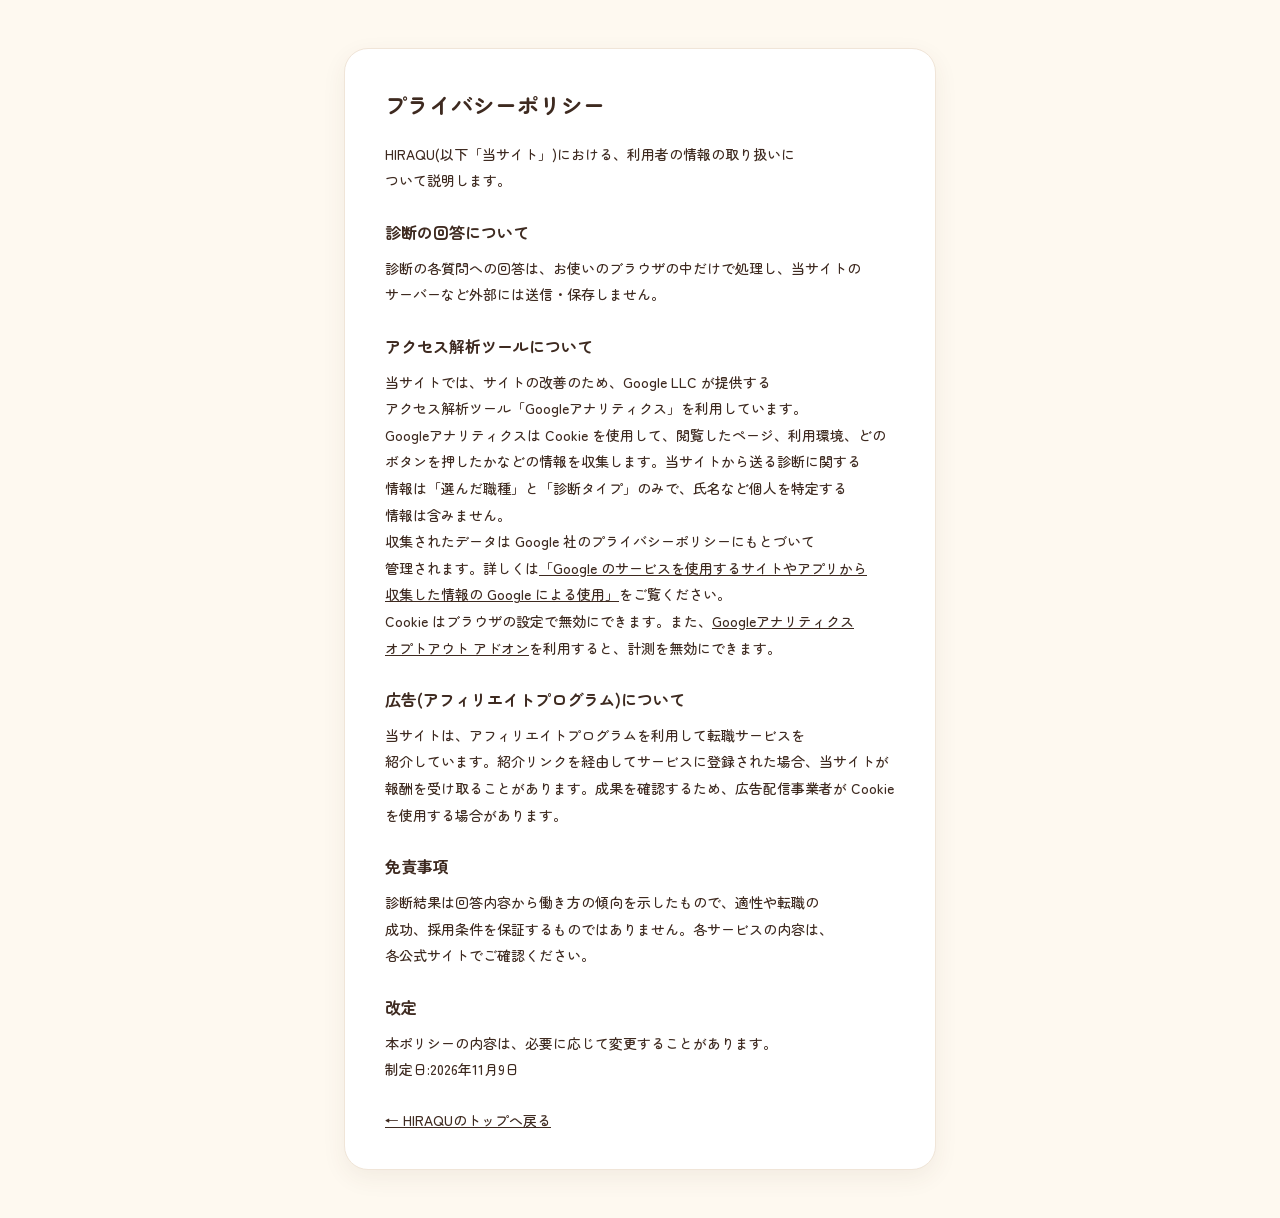
<file: privacy.html>
<!DOCTYPE html>
<html lang="ja">
<head>
  <meta charset="UTF-8">
  <meta name="viewport" content="width=device-width, initial-scale=1.0">
  <title>プライバシーポリシー｜HIRAQU</title>
  <meta name="robots" content="noindex">
  <link rel="preconnect" href="https://fonts.googleapis.com">
  <link rel="preconnect" href="https://fonts.gstatic.com" crossorigin>
  <link href="https://fonts.googleapis.com/css2?family=Zen+Maru+Gothic:wght@400;500;700&family=Poppins:wght@600&display=swap" rel="stylesheet">
  <link rel="stylesheet" href="style.css">
</head>
<body>
  <main class="app">
    <div class="card policy">
      <h1>プライバシーポリシー</h1>
      <p>HIRAQU(以下「当サイト」)における、利用者の情報の取り扱いについて説明します。</p>

      <h2>診断の回答について</h2>
      <p>診断の各質問への回答は、お使いのブラウザの中だけで処理し、当サイトのサーバーなど外部には送信・保存しません。</p>

      <h2>アクセス解析ツールについて</h2>
      <p>当サイトでは、サイトの改善のため、Google LLC が提供するアクセス解析ツール「Googleアナリティクス」を利用しています。Googleアナリティクスは Cookie を使用して、閲覧したページ、利用環境、どのボタンを押したかなどの情報を収集します。当サイトから送る診断に関する情報は「選んだ職種」と「診断タイプ」のみで、氏名など個人を特定する情報は含みません。</p>
      <p>収集されたデータは Google 社のプライバシーポリシーにもとづいて管理されます。詳しくは<a href="https://policies.google.com/technologies/partner-sites?hl=ja" target="_blank" rel="noopener">「Google のサービスを使用するサイトやアプリから収集した情報の Google による使用」</a>をご覧ください。</p>
      <p>Cookie はブラウザの設定で無効にできます。また、<a href="https://tools.google.com/dlpage/gaoptout?hl=ja" target="_blank" rel="noopener">Googleアナリティクス オプトアウト アドオン</a>を利用すると、計測を無効にできます。</p>

      <h2>広告(アフィリエイトプログラム)について</h2>
      <p>当サイトは、アフィリエイトプログラムを利用して転職サービスを紹介しています。紹介リンクを経由してサービスに登録された場合、当サイトが報酬を受け取ることがあります。成果を確認するため、広告配信事業者が Cookie を使用する場合があります。</p>

      <h2>免責事項</h2>
      <p>診断結果は回答内容から働き方の傾向を示したもので、適性や転職の成功、採用条件を保証するものではありません。各サービスの内容は、各公式サイトでご確認ください。</p>

      <h2>改定</h2>
      <p>本ポリシーの内容は、必要に応じて変更することがあります。</p>
      <p>制定日:2026年11月9日</p>

      <p class="policy__back"><a href="./">← HIRAQUのトップへ戻る</a></p>
    </div>
  </main>
</body>
</html>
</file>
<file: style.css>
/* =========================================================
   医療職のための転職サービス診断 スタイルシート
   ---------------------------------------------------------
   ・色やサイズは :root の変数にまとめています。
     配色を変えたいときは、まず :root を編集してください。
   ・配色はサムネイル画像(クリーム × ミント × ピンク × ブラウン)をもとにしています。
   ========================================================= */

/* ---------- 1. 変数(配色・サイズ) ---------- */
:root {
  /* 背景・面 */
  --color-bg: #FEF9F0;          /* クリーム(ページ背景) */
  --color-surface: #FFFFFF;     /* カードの背景 */
  --color-border: #F0E5D8;      /* カードの枠線 */

  /* 文字 */
  --color-text: #3E2A20;        /* ブラウン(本文)。白背景とのコントラスト比 約13.5 */
  --color-text-sub: #5C4438;    /* ブラウン淡(補足文)。白背景とのコントラスト比 約9.0 */
  --color-logo: #1A1A1A;        /* ロゴ「HIRAQU」(黒) */

  /* ミント(メインカラー) */
  --color-mint: #8CC5A8;
  --color-mint-light: #E3F0E4;
  --color-mint-pale: #F2F8F3;
  --color-mint-deep: #33765C;   /* 白文字を載せても読みやすい濃いミント */

  /* ピンク(アクセント・CTA) */
  --color-pink: #E89AA0;
  --color-pink-light: #FBE8E5;
  --color-cta: #B44E5B;         /* CTAボタン(白文字でも読みやすい濃さ) */
  --color-cta-hover: #9E4350;

  /* 角丸・影 */
  --radius-lg: 24px;
  --radius-md: 16px;
  --radius-pill: 999px;
  --shadow-card: 0 8px 24px rgba(90, 61, 48, 0.07);
  --shadow-btn: 0 6px 16px rgba(196, 87, 100, 0.25);

  /* フォント */
  --font-base: "Zen Maru Gothic", "Hiragino Maru Gothic ProN", "Hiragino Sans", "Noto Sans JP", sans-serif;

  /* アニメーション速度 */
  --duration-fast: 0.2s;
  --duration-base: 0.35s;
}

/* ---------- 2. リセット・基本 ---------- */
*,
*::before,
*::after {
  box-sizing: border-box;
}

html {
  -webkit-text-size-adjust: 100%;
}

body {
  margin: 0;
  min-height: 100vh;
  font-family: var(--font-base);
  font-size: 16px;
  font-weight: 500;             /* 丸ゴシックの細さでぼやけて見えないよう、標準より少し太く */
  line-height: 1.8;
  color: var(--color-text);
  background: var(--color-bg);
  overflow-x: hidden;
  -webkit-font-smoothing: antialiased;
  /* 日本語を文節単位で改行し、単語の途中で折り返さないようにする(対応ブラウザのみ) */
  word-break: auto-phrase;
  /* ただし文節が長すぎて画面幅に収まらないときは、途中で折り返す */
  overflow-wrap: anywhere;
  text-wrap: pretty;
}

h1, h2, h3, p, ul, ol {
  margin: 0;
}

ul, ol {
  padding: 0;
  list-style: none;
}

button {
  font-family: inherit;
  color: inherit;
}

a {
  color: inherit;
}

/* キーボード操作時のフォーカス表示 */
:focus-visible {
  outline: 3px solid var(--color-mint-deep);
  outline-offset: 3px;
}

/* PCのときだけ改行させる */
.pc-only {
  display: none;
}

/* ---------- 3. 背景装飾 ---------- */
.bg-deco {
  position: fixed;
  inset: 0;
  z-index: -1;
  pointer-events: none;
  overflow: hidden;
}

.bg-deco__blob {
  position: absolute;
  border-radius: 50%;
  filter: blur(2px);
  opacity: 0.7;
}

.bg-deco__blob--mint {
  width: 320px;
  height: 320px;
  top: -140px;
  left: -120px;
  background: var(--color-mint-light);
}

.bg-deco__blob--pink {
  width: 280px;
  height: 280px;
  right: -110px;
  bottom: -120px;
  background: var(--color-pink-light);
}

/* ---------- 4. レイアウト ---------- */
.app {
  width: 100%;
  max-width: 640px;
  margin: 0 auto;
  padding: 24px 16px 32px;
}

.card {
  background: var(--color-surface);
  border: 1px solid var(--color-border);
  border-radius: var(--radius-lg);
  box-shadow: var(--shadow-card);
  padding: 28px 20px;
}

/* ---------- 5. 画面切り替え ---------- */
.screen {
  display: none;
}

.screen.is-active {
  display: block;
  animation: screen-in var(--duration-base) ease-out both;
}

@keyframes screen-in {
  from { opacity: 0; transform: translateY(12px); }
  to   { opacity: 1; transform: translateY(0); }
}

/* ---------- 6. ボタン共通 ---------- */
.btn {
  display: inline-flex;
  align-items: center;
  justify-content: center;
  gap: 8px;
  min-height: 48px;
  padding: 12px 28px;
  border: none;
  border-radius: var(--radius-pill);
  font-size: 16px;
  font-weight: 700;
  text-decoration: none;
  cursor: pointer;
  transition: background-color var(--duration-fast), transform var(--duration-fast), box-shadow var(--duration-fast);
  -webkit-tap-highlight-color: transparent;
}

.btn:active {
  transform: translateY(1px);
}

.btn--primary {
  background: var(--color-mint-deep);
  color: #fff;
  box-shadow: 0 6px 16px rgba(59, 132, 103, 0.25);
}

.btn--primary:hover {
  background: #2A6650;
}

.btn--large {
  width: 100%;
  min-height: 60px;
  font-size: 18px;
}

.btn--ghost {
  background: var(--color-surface);
  color: var(--color-mint-deep);
  border: 2px solid var(--color-mint);
}

.btn--ghost:hover {
  background: var(--color-mint-pale);
}

.btn--back {
  margin-top: 20px;
  padding: 10px 12px;
  min-height: 44px;
  background: transparent;
  color: var(--color-text-sub);
  font-weight: 500;
  font-size: 14px;
}

.btn--back:hover {
  color: var(--color-text);
}

/* ---------- 7. スタート画面 ---------- */
.start {
  text-align: center;
  padding: 36px 20px 28px;
}

.start__badge {
  display: inline-block;
  padding: 4px 18px;
  margin-bottom: 16px;
  background: var(--color-mint-light);
  border-radius: var(--radius-pill);
  font-size: 14px;
  font-weight: 700;
  color: var(--color-logo);
}

.start__title {
  font-size: 30px;
  line-height: 1.4;
  font-weight: 700;
  letter-spacing: 0.04em;
}

.start__title-line {
  display: block;
}

/* 2行目にピンクの下線(サムネイルの手書き線をイメージ) */
.start__title-line:last-child {
  display: inline;
  background: linear-gradient(transparent 70%, var(--color-pink-light) 70%);
  padding: 0 4px;
}

/* ロゴ(HIRAQU) */
.start__logo {
  margin-bottom: 4px;
  font-family: "Poppins", var(--font-base);
  font-size: 52px;
  font-weight: 600;
  line-height: 1.2;
  letter-spacing: 0.08em;
  color: var(--color-logo);
}

/* サブタイトル(医師・薬剤師・看護師の適職診断) */
.start__logo + .start__title-line {
  margin-top: 6px;
  font-size: clamp(19px, 6.4vw, 30px);
  line-height: 1.6;
  letter-spacing: 0.05em;
  text-wrap: balance;
  -webkit-box-decoration-break: clone;
  box-decoration-break: clone;
}

/* 「医師・薬剤師・看護師の」「適職診断」を塊にして、折り返しを文節の切れ目に限定 */
.start__title-part {
  display: inline-block;
}

.start__catch {
  margin-top: 22px;
  font-size: 18px;
  font-weight: 500;
  line-height: 1.9;
  color: var(--color-text);
  text-wrap: balance;
}

/* 文節ごとに塊にして、折り返しが文節の切れ目になるようにする */
.start__catch-part {
  display: inline-block;
}

.start__meta {
  display: flex;
  flex-wrap: wrap;
  justify-content: center;
  gap: 8px;
  margin: 24px 0 28px;
}

.start__meta li {
  display: inline-flex;
  align-items: center;
  gap: 6px;
  padding: 6px 14px;
  background: var(--color-bg);
  border-radius: var(--radius-pill);
  font-size: 13px;
  font-weight: 500;
}

.start__meta-icon {
  color: var(--color-mint-deep);
}

/* ---------- 8. 質問画面 ---------- */
.progress {
  margin-bottom: 24px;
}

.progress__label {
  margin-bottom: 8px;
  font-size: 14px;
  color: var(--color-text-sub);
}

.progress__current {
  font-size: 22px;
  font-weight: 700;
  color: var(--color-mint-deep);
}

.progress__bar {
  height: 8px;
  background: var(--color-mint-light);
  border-radius: var(--radius-pill);
  overflow: hidden;
}

.progress__fill {
  height: 100%;
  width: 0;
  background: var(--color-mint);
  border-radius: var(--radius-pill);
  transition: width var(--duration-base) ease-out;
}

.question__number {
  font-size: 14px;
  font-weight: 700;
  color: var(--color-cta);
  letter-spacing: 0.08em;
}

.question__text {
  margin: 4px 0 20px;
  font-size: 20px;
  line-height: 1.6;
  font-weight: 700;
}

/* 質問の切り替えアニメーション */
.question__body.is-leaving {
  animation: question-out var(--duration-fast) ease-in forwards;
}
.question__body.is-entering {
  animation: question-in var(--duration-base) ease-out both;
}
.question__body.is-entering-back {
  animation: question-in-back var(--duration-base) ease-out both;
}

@keyframes question-out {
  to { opacity: 0; transform: translateX(-16px); }
}
@keyframes question-in {
  from { opacity: 0; transform: translateX(16px); }
  to   { opacity: 1; transform: translateX(0); }
}
@keyframes question-in-back {
  from { opacity: 0; transform: translateX(-16px); }
  to   { opacity: 1; transform: translateX(0); }
}

/* 選択肢 */
.options {
  display: grid;
  gap: 12px;
}

.option {
  position: relative;
  display: flex;
  align-items: center;
  width: 100%;
  min-height: 56px;           /* タッチエリア 44px 以上を確保 */
  padding: 14px 48px 14px 18px;
  background: var(--color-surface);
  border: 2px solid var(--color-border);
  border-radius: var(--radius-md);
  font-size: 16px;
  font-weight: 500;
  line-height: 1.6;
  text-align: left;
  cursor: pointer;
  transition: border-color var(--duration-fast), background-color var(--duration-fast), transform var(--duration-fast);
  -webkit-tap-highlight-color: transparent;
}

/* 右端の丸(選択されるとチェックになる) */
.option::after {
  content: "";
  position: absolute;
  right: 16px;
  top: 50%;
  width: 20px;
  height: 20px;
  margin-top: -10px;
  border: 2px solid var(--color-border);
  border-radius: 50%;
  transition: background-color var(--duration-fast), border-color var(--duration-fast);
}

@media (hover: hover) {
  .option:hover {
    border-color: var(--color-mint);
    background: var(--color-mint-pale);
  }
}

/* 選択中(クリック直後・戻ったときの復元) */
.option.is-selected {
  border-color: var(--color-mint-deep);
  background: var(--color-mint-light);
  transform: scale(0.99);
}

.option.is-selected::after {
  border-color: var(--color-mint-deep);
  background: var(--color-mint-deep) url("data:image/svg+xml,%3Csvg xmlns='http://www.w3.org/2000/svg' viewBox='0 0 20 20'%3E%3Cpath d='M5 10.5l3.2 3L15 7' fill='none' stroke='%23fff' stroke-width='2.4' stroke-linecap='round' stroke-linejoin='round'/%3E%3C/svg%3E") center / 16px no-repeat;
}

/* ---------- 9. 結果画面 ---------- */
.result {
  display: grid;
  grid-template-columns: minmax(0, 1fr);  /* 中身が長くても画面幅をはみ出さない */
  gap: 16px;
}

.result__hero {
  text-align: center;
  padding: 32px 20px;
  background: linear-gradient(180deg, var(--color-mint-pale) 0%, var(--color-surface) 100%);
}

.result__lead {
  font-size: 14px;
  font-weight: 700;
  color: var(--color-text-sub);
}

.result__job {
  display: inline-block;
  margin-top: 8px;
  padding: 2px 14px;
  background: var(--color-pink-light);
  border-radius: var(--radius-pill);
  font-size: 13px;
  font-weight: 700;
}

.result__type-name {
  margin-top: 12px;
  font-size: clamp(19px, 6vw, 28px);
  /* 折り返すときは「〇〇」と「タイプ」の間(script.js で <wbr> を入れている)や「・」で区切る。
     それでも収まらないときだけ途中で折り返す */
  word-break: keep-all;
  overflow-wrap: anywhere;
  line-height: 1.4;
  font-weight: 700;
  color: var(--color-mint-deep);
}

.result__catch {
  margin-top: 8px;
  font-size: 16px;
  font-weight: 500;
}

.result__heading {
  position: relative;
  margin-bottom: 14px;
  padding-left: 14px;
  font-size: 18px;
  font-weight: 700;
  line-height: 1.5;
}

.result__heading::before {
  content: "";
  position: absolute;
  left: 0;
  top: 0.2em;
  bottom: 0.2em;
  width: 5px;
  border-radius: 3px;
  background: var(--color-mint);
}

.result__features p + p {
  margin-top: 6px;
}

.result__text {
  font-size: 15px;
}

/* 向いている人(チェックリスト) */
.check-list li,
.merit-list li {
  position: relative;
  padding-left: 30px;
  font-size: 15px;
}

.check-list li + li,
.merit-list li + li {
  margin-top: 10px;
}

.check-list li::before {
  content: "";
  position: absolute;
  left: 0;
  top: 0.35em;
  width: 20px;
  height: 20px;
  border-radius: 50%;
  background: var(--color-mint-light) url("data:image/svg+xml,%3Csvg xmlns='http://www.w3.org/2000/svg' viewBox='0 0 20 20'%3E%3Cpath d='M5 10.5l3.2 3L15 7' fill='none' stroke='%2333765C' stroke-width='2.4' stroke-linecap='round' stroke-linejoin='round'/%3E%3C/svg%3E") center / 16px no-repeat;
}

/* メリット(ピンクの丸) */
.merit-list li::before {
  content: "";
  position: absolute;
  left: 6px;
  top: 0.65em;
  width: 10px;
  height: 10px;
  border-radius: 50%;
  background: var(--color-pink);
}

/* 迷っている人への一言 */
.result__message-card {
  background: var(--color-pink-light);
  border-color: transparent;
}

.result__message-card .result__heading::before {
  background: var(--color-pink);
}

.result__message {
  font-size: 15px;
}

/* 次にやること(ステップ) */
.step-list {
  counter-reset: step;
}

.step-list li {
  position: relative;
  padding-left: 44px;
  min-height: 32px;
  font-size: 15px;
  counter-increment: step;
}

.step-list li + li {
  margin-top: 14px;
}

.step-list li::before {
  content: counter(step);
  position: absolute;
  left: 0;
  top: 0;
  width: 32px;
  height: 32px;
  border-radius: 50%;
  background: var(--color-mint-deep);
  color: #fff;
  font-size: 15px;
  font-weight: 700;
  line-height: 32px;
  text-align: center;
}

/* ---------- 10. CTA ---------- */
.cta {
  padding: 24px 20px;
  background: var(--color-surface);
  border: 2px solid var(--color-pink-light);
  border-radius: var(--radius-lg);
  text-align: center;
}

.cta__lead {
  font-size: 14px;
  color: var(--color-text-sub);
}

.cta__service {
  margin: 4px 0 16px;
  font-size: 20px;
  font-weight: 700;
}

.btn--cta {
  width: 100%;
  min-height: 60px;
  padding: 14px 24px;
  background: var(--color-cta);
  color: #fff;
  font-size: 17px;
  box-shadow: var(--shadow-btn);
}

.btn--cta:hover {
  background: var(--color-cta-hover);
  box-shadow: 0 8px 20px rgba(196, 87, 100, 0.3);
}

/* 文字はボタン中央に揃え、矢印は右端に固定(折り返し時も左右バランスを保つ) */
.btn--cta {
  position: relative;
  padding-left: 44px;
  padding-right: 44px;
  text-align: center;
  line-height: 1.5;
  word-break: keep-all;
}

.btn--cta .btn__label-part {
  display: inline-block;
}

/* 改行位置を指定したサービス(ctaLines)は、行ごとに1行で表示する */
.btn--cta .btn__label-line {
  display: block;
}

/* 幅の狭いスマホでは余白と文字を少し詰めて、「サービス名に」を1行に収める */
@media (max-width: 340px) {
  .btn--cta {
    padding-left: 28px;
    padding-right: 34px;
    font-size: 15px;
  }

  .btn--cta .btn__arrow {
    right: 14px;
  }
}

.btn--cta .btn__arrow {
  position: absolute;
  right: 22px;
  top: 50%;
  margin-top: -0.75em;
  line-height: 1.5;
  transition: transform var(--duration-fast);
}

.btn--cta:hover .btn__arrow {
  transform: translateX(3px);
}

.cta__note {
  margin-top: 10px;
  font-size: 13px;
  color: var(--color-text-sub);
}

/* サービス紹介カード(結果画面) */
.service-list {
  display: grid;
  gap: 16px;
  margin-top: 16px;
}

.service-card {
  padding: 22px 18px;
  background: var(--color-surface);
  border: 2px solid var(--color-pink-light);
  border-radius: var(--radius-lg);
}

.service-card__name {
  margin: 0;
  font-size: 21px;
  font-weight: 700;
  color: #1F5A44;
  background: #F2F8F3;
  padding: 8px 12px;
  border-radius: 12px;
  line-height: 1.4;
  font-feature-settings: "palt";
  letter-spacing: -0.01em;
  word-break: keep-all;
}

.service-card__name-line {
  display: block;
}

@media (max-width: 380px) {
  .service-card__name {
    font-size: 19px;
    padding: 8px 10px;
  }
}

.service-card__operator {
  margin-top: 8px;
  font-size: 12px;
  color: var(--color-text-sub);
}

.service-card__summary {
  margin-top: 12px;
  font-size: 15px;
}

.service-card__points {
  margin: 14px 0 18px;
}

.service-card .cta__note {
  text-align: center;
}

.service-note {
  margin-top: 14px;
  font-size: 12px;
  color: var(--color-text-sub);
}

/* 5段階で答える質問(選択肢の高さを少しだけ詰める) */
.options--likert {
  gap: 10px;
}

.options--likert .option {
  min-height: 50px;
  padding-top: 10px;
  padding-bottom: 10px;
}

/* 志向のバランス(横棒グラフ) */
.traits {
  display: grid;
  gap: 12px;
  margin-top: 14px;
}

.trait {
  display: grid;
  grid-template-columns: 8.5em 1fr 3em;
  align-items: center;
  gap: 10px;
  font-size: 14px;
}

.trait__label {
  color: var(--color-text-sub);
  white-space: nowrap;
}

.trait__bar {
  height: 12px;
  background: var(--color-mint-pale);
  border-radius: var(--radius-pill);
  overflow: hidden;
}

.trait__fill {
  display: block;
  height: 100%;
  background: var(--color-mint);
  border-radius: var(--radius-pill);
}

.trait__value {
  text-align: right;
  font-variant-numeric: tabular-nums;
  color: var(--color-text-sub);
}

.trait.is-top .trait__label,
.trait.is-top .trait__value {
  color: var(--color-mint-deep);
  font-weight: 700;
}

.trait.is-top .trait__fill {
  background: var(--color-mint-deep);
}

.traits__note {
  margin-top: 14px;
}

/* 気をつけたいこと */
.watch {
  margin-top: 18px;
  padding: 14px 16px;
  background: var(--color-pink-light);
  border-radius: var(--radius-md);
}

.watch__label {
  font-size: 14px;
  font-weight: 700;
  color: var(--color-cta);
}

.watch__text {
  margin-top: 4px;
  font-size: 15px;
}

/* 資格を活かせる仕事 */
.job-list {
  display: grid;
  gap: 12px;
  margin-top: 16px;
}

.job-card {
  padding: 16px 18px;
  background: var(--color-mint-pale);
  border-left: 4px solid var(--color-mint);
  border-radius: var(--radius-md);
}

.job-card__title {
  font-size: 17px;
  font-weight: 700;
  color: var(--color-mint-deep);
}

.job-card__desc {
  margin-top: 4px;
  font-size: 14px;
  line-height: 1.8;
}

.job-sub__heading {
  margin-top: 24px;
  font-size: 15px;
  font-weight: 700;
}

.job-list--sub .job-card {
  background: var(--color-surface);
  border: 2px solid var(--color-border);
  border-left: 4px solid var(--color-pink);
}

.job-list--sub .job-card__title {
  color: var(--color-text);
}

/* X(Twitter)シェアボタン */
.btn--x {
  display: inline-flex;
  align-items: center;
  justify-content: center;
  gap: 10px;
  margin-top: 18px;
  background: #000;
  color: #fff;
}

.btn--x:hover {
  background: #333;
}

.btn--x__logo {
  width: 18px;
  height: 18px;
  fill: currentColor;
  flex-shrink: 0;
}

.result__share {
  text-align: center;
}

.result__share-lead {
  font-size: 14px;
  color: var(--color-text-sub);
}

.result__share .btn--x {
  margin-top: 10px;
  min-width: 240px;
}

/* ---------- 11. その他 ---------- */
.result__retry {
  text-align: center;
  margin-top: 8px;
}

.result__retry .btn {
  min-width: 240px;
}

.pr-notice,
.disclaimer {
  font-size: 12px;
  line-height: 1.7;
  color: var(--color-text-sub);
}

.start .pr-notice {
  margin-top: 16px;
}

.footer {
  padding: 8px 16px 32px;
  text-align: center;
  font-size: 12px;
  color: var(--color-text-sub);
}

.footer__links {
  margin: 0 0 6px;
}

.footer__links a {
  color: var(--color-text-sub);
}

/* プライバシーポリシーのページ */
.policy h1 {
  font-size: 22px;
  margin: 0 0 16px;
}

.policy h2 {
  font-size: 16px;
  margin: 24px 0 8px;
}

.policy p,
.policy li {
  font-size: 14px;
  line-height: 1.9;
}

.policy__back {
  margin-top: 24px;
  font-size: 14px;
}

/* ---------- 11-2. S-17 トップのキャラ一覧(見るだけ) ---------- */
/* ・リンク/ボタンにしない：カーソル・hover・影の変化なし。帯は角を落とさない四角い「名札」にして、丸いCTAボタンと形を変える
   ・帯・枠の色はキャラ別(data/site/2026-11-10_characters.md「帯・枠の色」)。タイプ名は #5C4438 */
.cast {
  margin-top: 28px;
  padding: 0 4px;
  text-align: center;
}

.cast__title {
  margin: 0;
  font-size: 20px;
  font-weight: 700;
  color: var(--color-text);
}

.cast__lead {
  margin: 6px 0 16px;
  font-size: 13px;
  line-height: 1.7;
  color: var(--color-text-sub);
}

.cast__lead-s { display: block; }

@media (max-width: 380px) {
  .cast__lead { font-size: 12px; }
}

.cast__list {
  display: grid;
  grid-template-columns: repeat(3, minmax(0, 1fr));
  gap: 10px;
  margin: 0;
  padding: 0;
  list-style: none;
}

.cast__item {
  --band: #ccc;
  --band-text: #3E2A20;
  display: flex;
  flex-direction: column;
  background: var(--color-surface);
  border: 3px solid var(--band);
  border-radius: 14px;
  overflow: hidden;
  cursor: default;
}

.cast__item--care     { --band: #E89AA0; --band-text: #3E2A20; }
.cast__item--research { --band: #665785; --band-text: #FFFFFF; }
.cast__item--system   { --band: #2673C8; --band-text: #FFFFFF; }
.cast__item--business { --band: #E8853F; --band-text: #3E2A20; }
.cast__item--teach    { --band: #F2C14E; --band-text: #3E2A20; }
.cast__item--balance  { --band: #8DC26F; --band-text: #3E2A20; } /* 案C */

.cast__img {
  display: block;
  width: 100%;
  max-width: 120px;
  height: auto;
  aspect-ratio: 1 / 1;
  margin: 6px auto 4px;
  padding: 0 6px;
  box-sizing: border-box;
}

.cast__name {
  margin: 0;
  padding: 3px 2px;
  background: var(--band);
  color: var(--band-text);
  font-size: 11px;
  font-weight: 700;
  line-height: 1.4;
  letter-spacing: -0.02em;
  white-space: nowrap;
}

.cast__type {
  display: flex;
  align-items: center;
  justify-content: center;
  flex: 1;
  min-height: 3em;
  margin: 0;
  padding: 4px 4px 6px;
  font-size: 10.5px;
  font-weight: 700;
  line-height: 1.35;
  color: #5C4438;
}

/* 文節ごとに塊にして、単語の途中で折り返さない */
.cast__type span {
  display: inline-block;
}

.cast__type {
  flex-wrap: wrap;
  align-content: center;
}

.cast__note {
  margin: 10px 0 0;
  font-size: 11px;
  color: var(--color-text-sub);
}

@media (max-width: 340px) {
  .cast__name { font-size: 10px; letter-spacing: -0.04em; }
}

@media (min-width: 600px) {
  .cast { margin-top: 36px; }
  .cast__title { font-size: 22px; }
  .cast__lead { font-size: 14px; }
  .cast__list { gap: 14px; }
  .cast__name { font-size: 14px; padding: 4px; letter-spacing: 0; }
  .cast__type { font-size: 12px; }
}

/* ---------- 12. レスポンシブ(タブレット・PC) ---------- */
@media (min-width: 600px) {
  .app {
    padding: 48px 24px 48px;
  }

  .card {
    padding: 36px 40px;
  }

  .start {
    padding: 48px 48px 36px;
  }

  .start__title {
    font-size: 38px;
  }

  .start__catch {
    font-size: 20px;
  }

  .pc-only {
    display: inline;
  }

  .btn--large {
    width: auto;
    min-width: 320px;
  }

  .question__text {
    font-size: 22px;
  }

  .result__hero {
    padding: 44px 40px;
  }

  .result__type-name {
    font-size: 34px;
  }

  .cta {
    padding: 32px 40px;
  }

  .btn--cta {
    width: auto;
    min-width: 360px;
  }

  .bg-deco__blob--mint {
    width: 520px;
    height: 520px;
    top: -220px;
    left: -200px;
  }

  .bg-deco__blob--pink {
    width: 460px;
    height: 460px;
    right: -180px;
    bottom: -200px;
  }
}

/* ---------- 13. 動きを減らす設定のユーザー向け ---------- */
@media (prefers-reduced-motion: reduce) {
  *,
  *::before,
  *::after {
    animation-duration: 0.01ms !important;
    transition-duration: 0.01ms !important;
  }
}

/* ---------- S-12 結果画面のキャラ ---------- */
.result__char { margin: 8px 0 4px; text-align: center; }
.result__char-img { display: block; width: 160px; height: 160px; margin: 0 auto; }
.result__char-name { margin: 6px 0 0; font-size: 15px; font-weight: 700; color: var(--color-text); }
.result__char-line { margin: 2px 0 0; font-size: 13px; color: var(--color-text-sub); }

/* PR表記(サービス欄) */
.service-pr {
  margin: 6px 0 12px;
  font-size: 12px;
  color: var(--color-text-sub);
}
</file>
